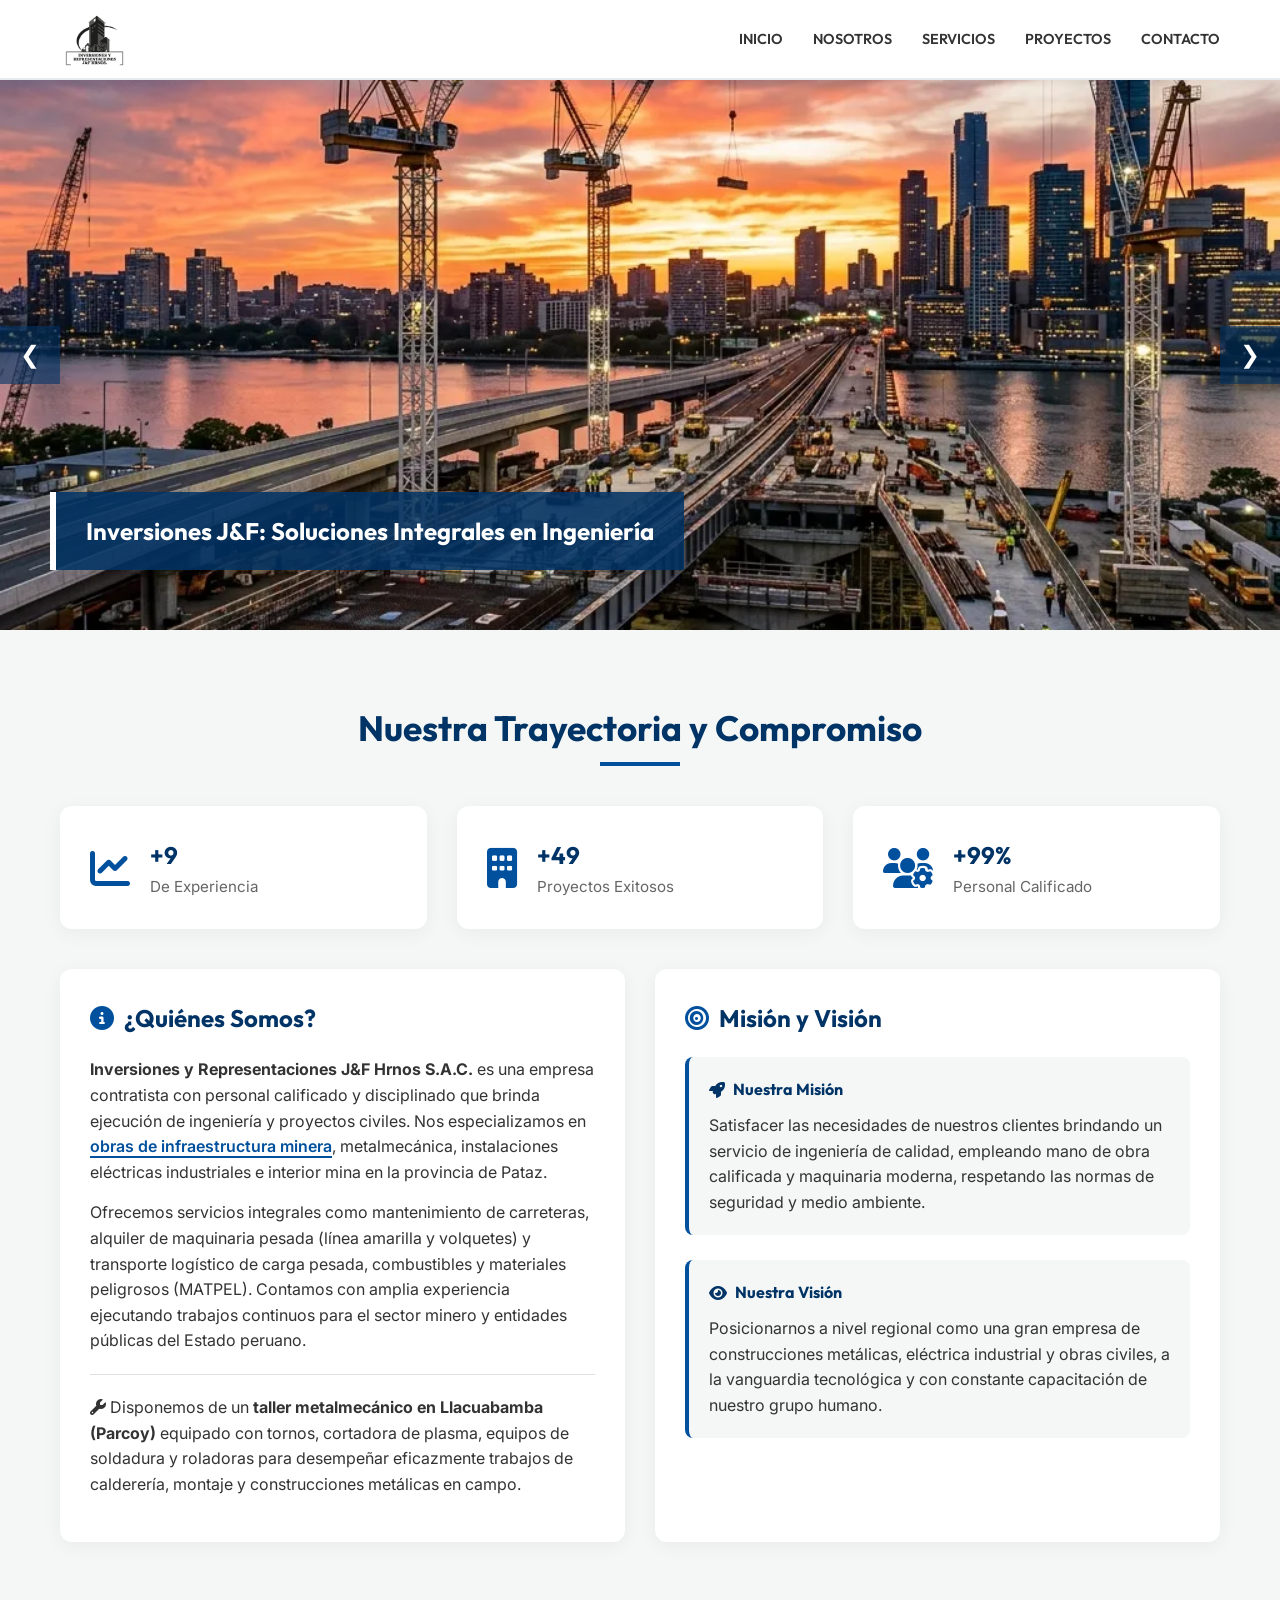
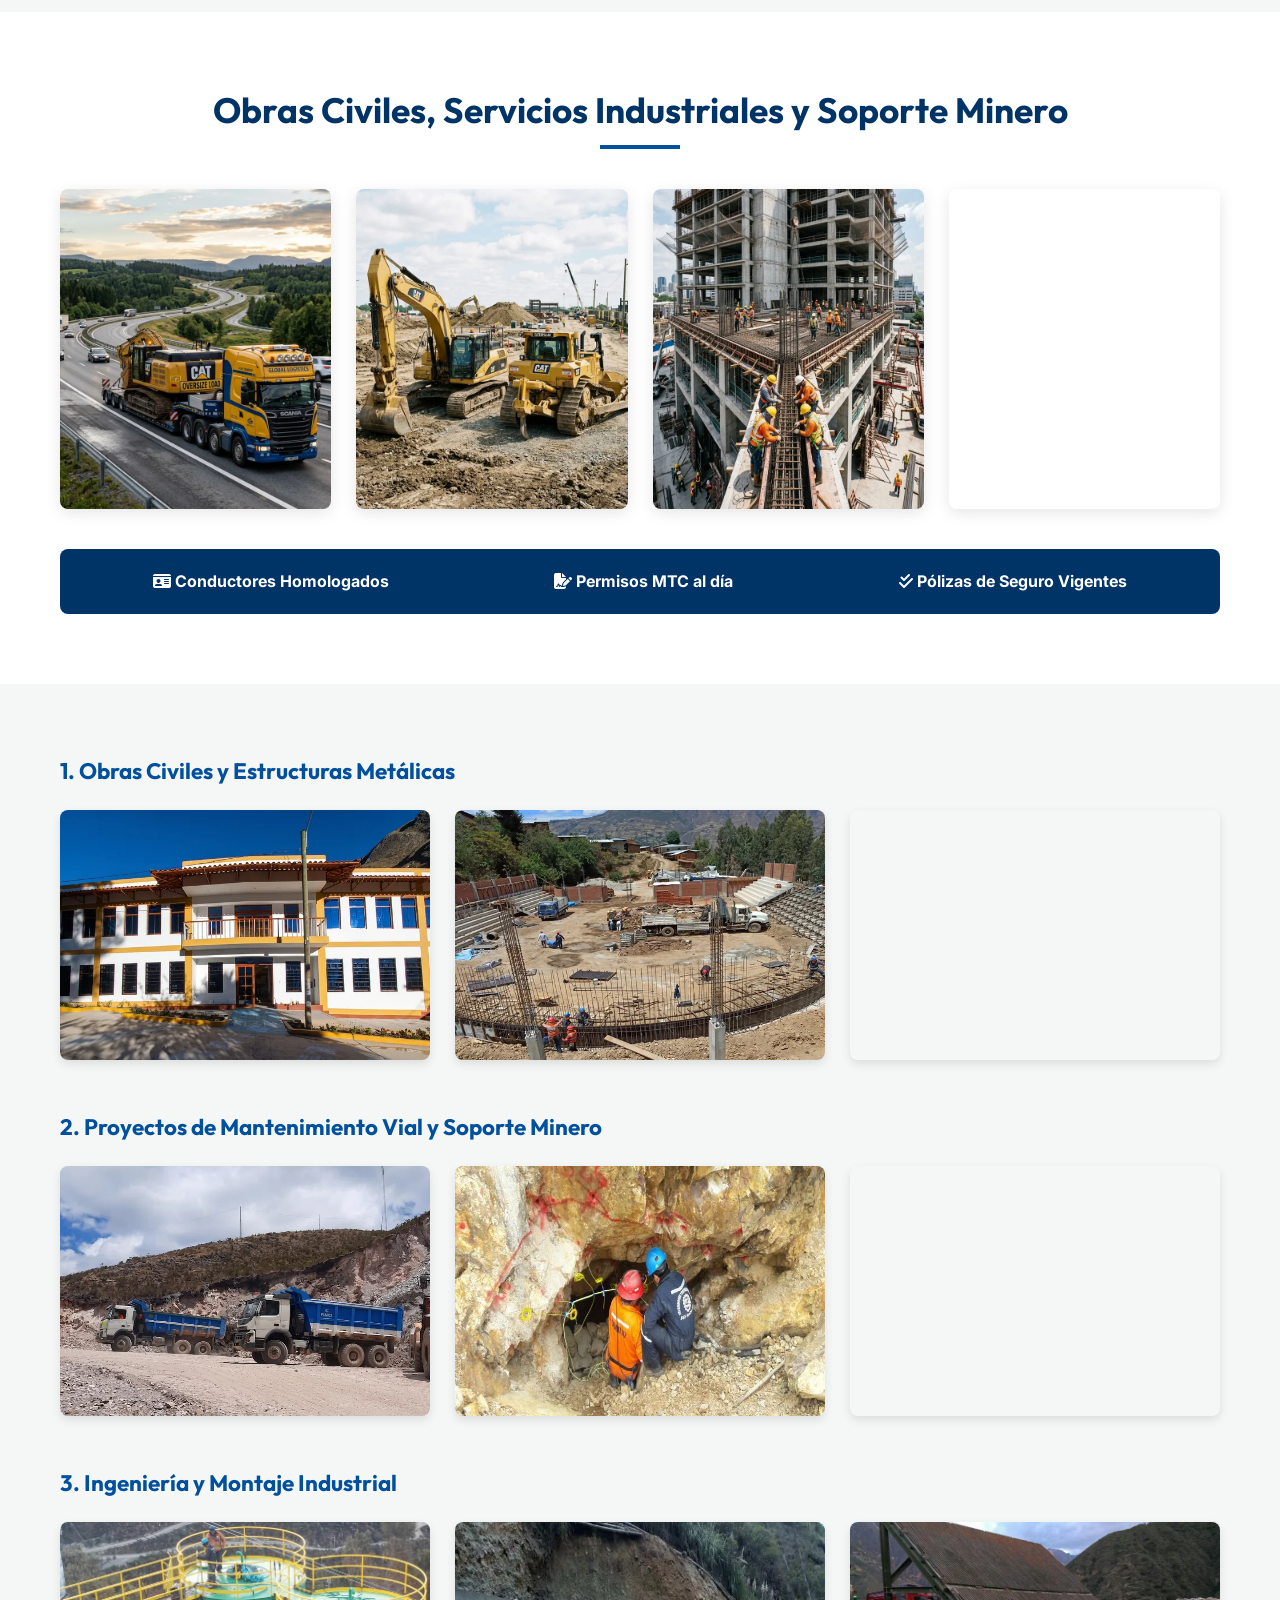
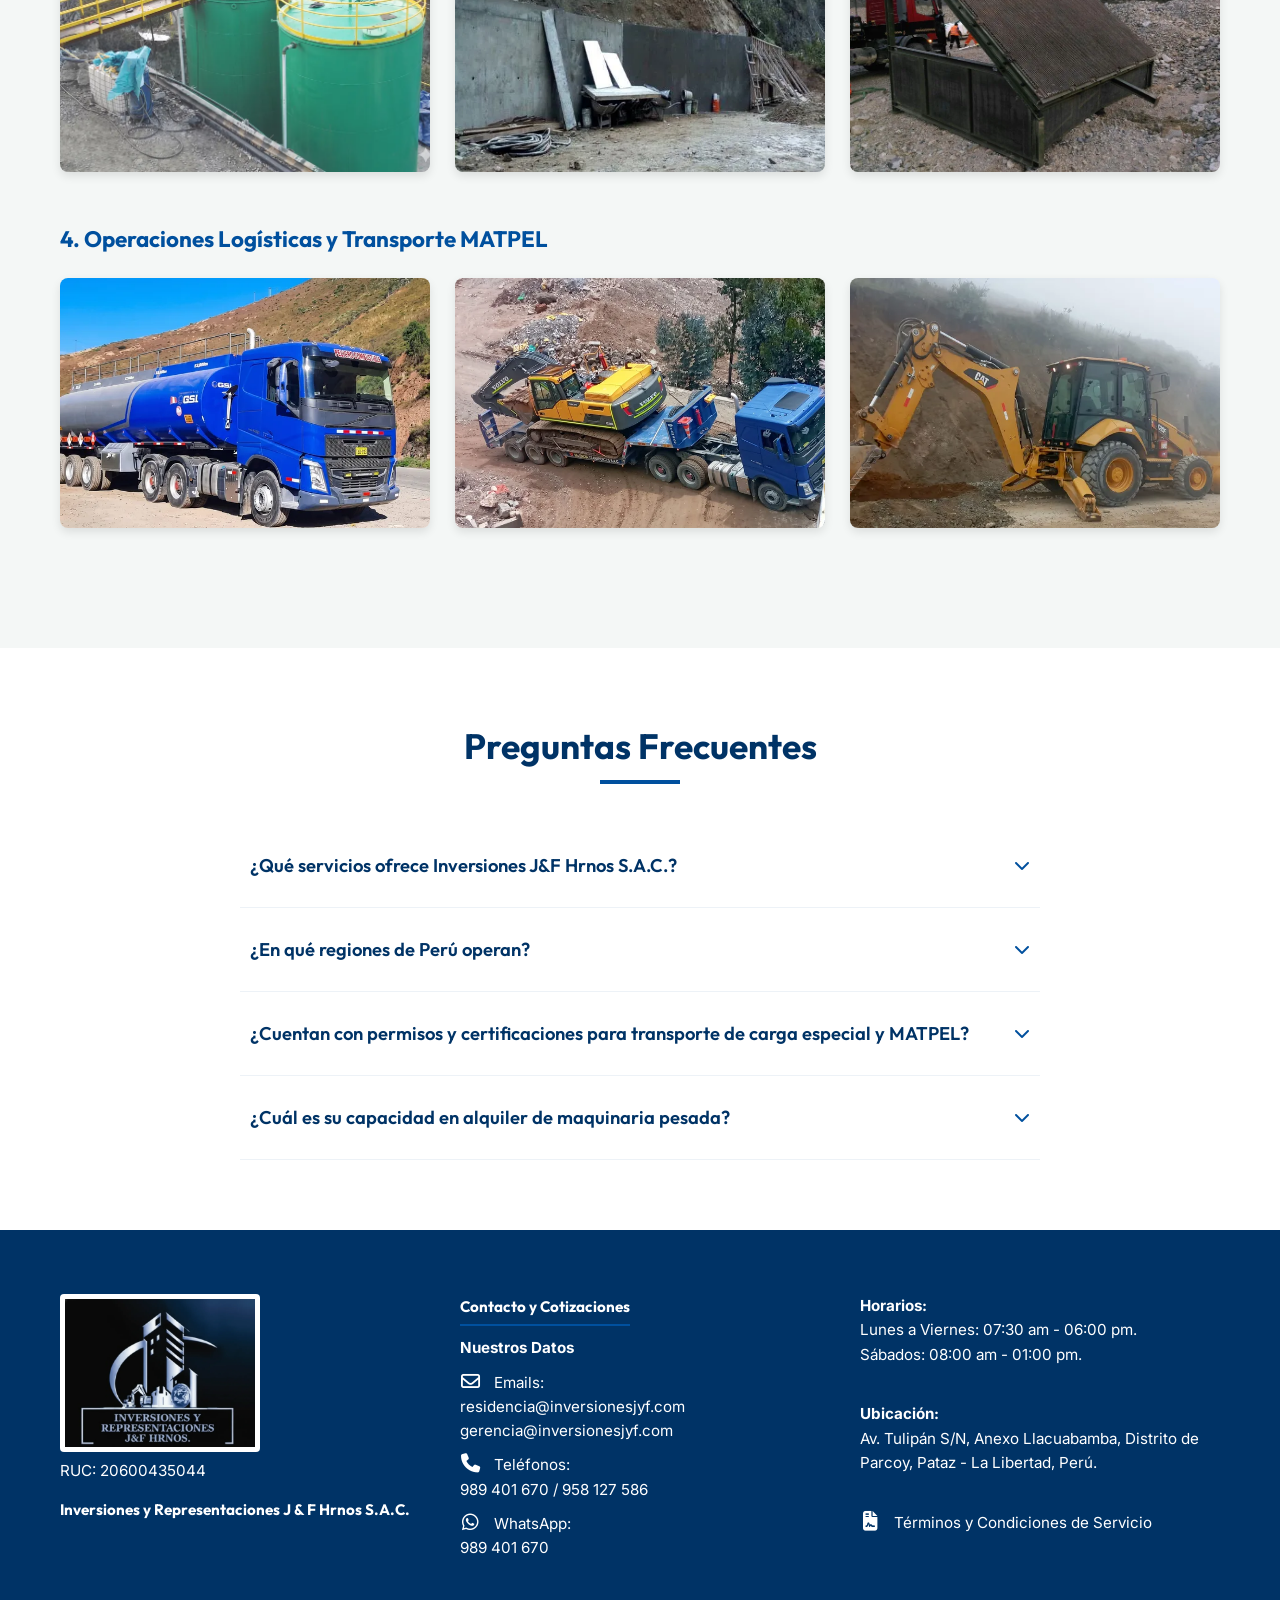
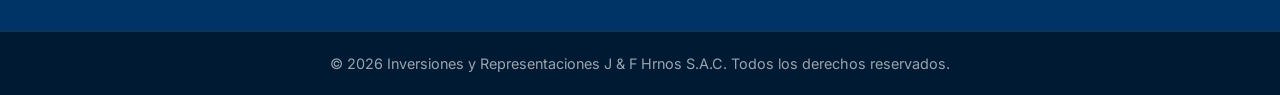
<file: index.html>
<!DOCTYPE html>
<html lang="es">

<head>
    <meta charset="UTF-8">
    <meta name="viewport" content="width=device-width, initial-scale=1.0">
    <title>Inversiones J&F Hrnos | Ingeniería, Obras, Mantenimiento y Transporte MATPEL</title>
    <meta name="description"
        content="Inversiones J&F Hrnos S.A.C. es una empresa líder que brinda soluciones integrales en ingeniería, obras civiles, mantenimiento vial y transporte logístico MATPEL a nivel nacional.">
    <link rel="canonical" href="https://inversionesjyf.com/">

    <!-- Open Graph / Facebook -->
    <meta property="og:type" content="website">
    <meta property="og:url" content="https://inversionesjyf.com/">
    <meta property="og:title" content="Inversiones J&F Hrnos | Ingeniería, Obras, Mantenimiento y Transporte MATPEL">
    <meta property="og:description"
        content="Inversiones J&F Hrnos S.A.C. es una empresa líder que brinda soluciones integrales en ingeniería, obras civiles, mantenimiento vial y transporte logístico MATPEL a nivel nacional.">
    <meta property="og:image" content="https://inversionesjyf.com/img/logo/logo_invertido.webp">

    <!-- Twitter -->
    <meta property="twitter:card" content="summary_large_image">
    <meta property="twitter:url" content="https://inversionesjyf.com/">
    <meta property="twitter:title"
        content="Inversiones J&F Hrnos | Ingeniería, Obras, Mantenimiento y Transporte MATPEL">
    <meta property="twitter:description"
        content="Inversiones J&F Hrnos S.A.C. es una empresa líder que brinda soluciones integrales en ingeniería, obras civiles, mantenimiento vial y transporte logístico MATPEL a nivel nacional.">
    <meta property="twitter:image" content="https://inversionesjyf.com/img/logo/logo.webp">

    <link rel="icon" type="image/webp" href="img/logo/logo.webp">
    <link rel="apple-touch-icon" href="img/logo/logo.webp">

    <!-- Estilos -->
    <link rel="stylesheet" href="styles.css">
    <link rel="preconnect" href="https://fonts.googleapis.com">
    <link rel="preconnect" href="https://fonts.gstatic.com" crossorigin>

    <!-- Carga Asíncrona de Fuentes y Iconos (Evita Render Blocking) -->
    <link rel="stylesheet" href="https://cdnjs.cloudflare.com/ajax/libs/font-awesome/6.4.0/css/all.min.css"
        media="print" onload="this.media='all'">
    <noscript>
        <link rel="stylesheet" href="https://cdnjs.cloudflare.com/ajax/libs/font-awesome/6.4.0/css/all.min.css">
    </noscript>

    <link
        href="https://fonts.googleapis.com/css2?family=Inter:wght@300;400;600&family=Outfit:wght@400;600;700&display=swap"
        rel="stylesheet" media="print" onload="this.media='all'">
    <noscript>
        <link
            href="https://fonts.googleapis.com/css2?family=Inter:wght@300;400;600&family=Outfit:wght@400;600;700&display=swap"
            rel="stylesheet">
    </noscript>

    <!-- Datos Estructurados JSON-LD -->
    <script type="application/ld+json">
    {
      "@context": "https://schema.org",
      "@type": "LocalBusiness",
      "name": "Inversiones y Representaciones J & F Hrnos S.A.C.",
      "alternateName": "Inversiones J&F Hrnos",
      "image": "https://inversionesjyf.com/img/logo/logo.webp",
      "@id": "https://inversionesjyf.com/#organization",
      "url": "https://inversionesjyf.com/",
      "telephone": "+51989401670",
      "address": {
        "@type": "PostalAddress",
        "streetAddress": "Av. Tulipán S/N, Anexo Llacuabamba, Distrito de Parcoy",
        "addressLocality": "Pataz",
        "addressRegion": "La Libertad",
        "postalCode": "13400",
        "addressCountry": "PE"
      },
      "geo": {
        "@type": "GeoCoordinates",
        "latitude": "-8.016667",
        "longitude": "-77.433333"
      },
      "openingHoursSpecification": [
        {
          "@type": "OpeningHoursSpecification",
          "dayOfWeek": [
            "Monday",
            "Tuesday",
            "Wednesday",
            "Thursday",
            "Friday"
          ],
          "opens": "07:30",
          "closes": "18:00"
        },
        {
          "@type": "OpeningHoursSpecification",
          "dayOfWeek": "Saturday",
          "opens": "08:00",
          "closes": "13:00"
        }
      ]
    }
    </script>

    <script type="application/ld+json">
    {
      "@context": "https://schema.org",
      "@type": "FAQPage",
      "mainEntity": [
        {
          "@type": "Question",
          "name": "¿Qué servicios ofrece Inversiones J&F Hrnos S.A.C.?",
          "acceptedAnswer": {
            "@type": "Answer",
            "text": "Ofrecemos soluciones integrales en ingeniería civil, construcción de obras públicas y privadas, estructuras metálicas, mantenimiento vial, alquiler de maquinaria pesada y transporte logístico de materiales peligrosos (MATPEL) a nivel nacional."
          }
        },
        {
          "@type": "Question",
          "name": "¿En qué regiones de Perú operan?",
          "acceptedAnswer": {
            "@type": "Answer",
            "text": "Tenemos nuestra base operativa y taller principal en Llacuabamba (La Libertad), pero brindamos servicios logísticos y ejecutamos obras de ingeniería en todo el territorio nacional, con especial presencia en las zonas mineras del norte y centro del país."
          }
        },
        {
          "@type": "Question",
          "name": "¿Cuentan con permisos y certificaciones para transporte de carga especial y MATPEL?",
          "acceptedAnswer": {
            "@type": "Answer",
            "text": "Sí, contamos con todos los permisos vigentes otorgados por el Ministerio de Transportes y Comunicaciones (MTC) para el transporte terrestre de materiales peligrosos, pólizas de seguro de responsabilidad civil vigentes y conductores homologados con categoría especial A-IV."
          }
        },
        {
          "@type": "Question",
          "name": "¿Cuál es su capacidad en alquiler de maquinaria pesada?",
          "acceptedAnswer": {
            "@type": "Answer",
            "text": "Disponemos de una flota moderna y propia que incluye excavadoras hidráulicas Volvo y Caterpillar, rodillos compactadores, rodillos de asfalto, cargadores frontales, volquetes Volvo FMX, motoniveladoras y mezcladoras autocargables (Carmix), garantizando alta disponibilidad mecánica."
          }
        }
      ]
    }
    </script>
</head>

<body>
    <a href="#inicio" class="skip-link">Saltar al contenido principal</a>

    <header class="header">
        <div class="container header-flex">
            <div class="logo-container">
                <a href="#inicio"><img src="img/logo/logo_invertido.webp" alt="Logo Inversiones J&F" class="logo-img" width="71" height="55"></a>
            </div>

            <button type="button" class="menu-toggle" id="mobile-menu" aria-label="Abrir menú de navegación"
                aria-expanded="false" aria-controls="primary-nav">
                <i class="fa-solid fa-bars" aria-hidden="true"></i>
            </button>

            <nav class="navbar" id="primary-nav" aria-label="Navegación principal">
                <ul>
                    <li><a href="#inicio">Inicio</a></li>
                    <li><a href="#nosotros">Nosotros</a></li>
                    <li><a href="#servicios">Servicios</a></li>
                    <li><a href="#experiencia">Proyectos</a></li>
                    <li><a href="#contacto">Contacto</a></li>
                </ul>
            </nav>
        </div>
    </header>

    <main>
        <section id="inicio" class="hero-slider" aria-roledescription="carousel"
            aria-label="Proyectos y servicios destacados">
            <div class="slides">
                <div class="slide active" aria-roledescription="slide" aria-label="1 de 3" aria-hidden="false">
                    <img src="img/Inicio/hero-1.webp" alt="Ingeniería 1" width="1920" height="800" fetchpriority="high"
                        loading="eager">
                    <div class="slide-caption">
                        <h1>Inversiones J&F: Soluciones Integrales en Ingeniería</h1>
                    </div>
                </div>
                <div class="slide" aria-roledescription="slide" aria-label="2 de 3" aria-hidden="true">
                    <img src="img/Inicio/hero-2.webp" alt="Construcción" width="1920" height="800" loading="lazy"
                        decoding="async">
                    <div class="slide-caption">
                        <h2>Construcción de Obras y Mantenimiento Vial</h2>
                    </div>
                </div>
                <div class="slide" aria-roledescription="slide" aria-label="3 de 3" aria-hidden="true">
                    <img src="img/Inicio/hero-3.webp" alt="Transporte" width="1920" height="800" loading="lazy"
                        decoding="async">
                    <div class="slide-caption">
                        <h2>Logística y Transporte MATPEL a Nivel Nacional</h2>
                    </div>
                </div>
            </div>
            <button type="button" class="prev" id="slider-prev" aria-label="Ver diapositiva anterior">&#10094;</button>
            <button type="button" class="next" id="slider-next" aria-label="Ver diapositiva siguiente">&#10095;</button>
        </section>

        <section id="nosotros" class="section bg-light">
            <div class="container">
                <h2 class="section-title">Nuestra Trayectoria y Compromiso</h2>
                <div class="stats-row">
                    <div class="stat-item box-shadow">
                        <i class="fa-solid fa-chart-line"></i>
                        <div>
                            <p class="stat-number reveal count-up" data-target="10">+0 Años</p>
                            <p>De Experiencia</p>
                        </div>
                    </div>
                    <div class="stat-item box-shadow">
                        <i class="fa-solid fa-building"></i>
                        <div>
                            <p class="stat-number reveal count-up" data-target="50">+0 Obras</p>
                            <p>Proyectos Exitosos</p>
                        </div>
                    </div>
                    <div class="stat-item box-shadow">
                        <i class="fa-solid fa-users-gear"></i>
                        <div>
                            <p class="stat-number reveal count-up" data-target="100" data-suffix="%">+0%</p>
                            <p>Personal Calificado</p>
                        </div>
                    </div>
                </div>

                <div class="about-grid">
                    <div class="who-we-are box-shadow reveal-left">
                        <h3><i class="fa-solid fa-circle-info"></i> ¿Quiénes Somos?</h3>
                        <p><strong>Inversiones y Representaciones J&F Hrnos S.A.C.</strong> es una empresa contratista
                            con personal calificado y disciplinado que brinda ejecución de ingeniería y proyectos
                            civiles. Nos especializamos en <a href="#servicios" class="text-link">obras de
                                infraestructura minera</a>, metalmecánica, instalaciones eléctricas industriales e
                            interior mina en la provincia de Pataz.</p>
                        <p>Ofrecemos servicios integrales como mantenimiento de carreteras, alquiler de maquinaria
                            pesada (línea amarilla y volquetes) y transporte logístico de carga pesada, combustibles y
                            materiales peligrosos (MATPEL). Contamos con amplia experiencia ejecutando trabajos
                            continuos para el sector minero y entidades públicas del Estado peruano.</p>
                        <hr>
                        <p><i class="fa-solid fa-wrench"></i> Disponemos de un <strong>taller metalmecánico en
                                Llacuabamba (Parcoy)</strong> equipado con tornos, cortadora de plasma, equipos de
                            soldadura y roladoras para desempeñar eficazmente trabajos de calderería, montaje y
                            construcciones metálicas en campo.</p>
                    </div>
                    <div class="values-box box-shadow reveal-right">
                        <h3><i class="fa-solid fa-bullseye"></i> Misión y Visión</h3>
                        <div class="mission-vision-item">
                            <p class="mv-title"><i class="fa-solid fa-rocket"></i> Nuestra Misión</p>
                            <p>Satisfacer las necesidades de nuestros clientes brindando un servicio de ingeniería de
                                calidad, empleando mano de obra calificada y maquinaria moderna, respetando las normas
                                de seguridad y medio ambiente.</p>
                        </div>
                        <div class="mission-vision-item">
                            <p class="mv-title"><i class="fa-solid fa-eye"></i> Nuestra Visión</p>
                            <p>Posicionarnos a nivel regional como una gran empresa de construcciones metálicas,
                                eléctrica industrial y obras civiles, a la vanguardia tecnológica y con constante
                                capacitación de nuestro grupo humano.</p>
                        </div>
                    </div>
                </div>
            </div>
        </section>

        <section id="servicios" class="section">
            <div class="container">
                <h2 class="section-title">Obras Civiles, Servicios Industriales y Soporte Minero</h2>
                <div class="services-grid">

                    <article class="service-img-card reveal delay-1">
                        <img src="img/Servicios/transporte.webp"
                            alt="Transporte de carga pesada, combustible y MATPEL en Pataz" width="600" height="400"
                            loading="lazy" decoding="async">
                        <div class="service-img-content">
                            <i class="fa-solid fa-truck-moving"></i>
                            <h3>Transporte MATPEL</h3>
                            <p>Soluciones logísticas para el transporte de carga pesada, combustibles y materiales
                                peligrosos (MATPEL) en la ruta Trujillo-Pataz y a nivel nacional.</p>
                        </div>
                    </article>

                    <article class="service-img-card reveal delay-2">
                        <img src="img/Servicios/maquinaria.webp"
                            alt="Alquiler de maquinaria pesada en Pataz y La Libertad" width="600" height="400"
                            loading="lazy" decoding="async">
                        <div class="service-img-content">
                            <i class="fa-solid fa-gears"></i>
                            <h3>Alquiler de Maquinaria</h3>
                            <p>Alquiler de maquinaria pesada en Pataz y La Libertad con flota propia: Excavadoras
                                (Volvo/Cat), Volquetes Volvo FMX, Carmix y Motoniveladoras.</p>
                        </div>
                    </article>

                    <article class="service-img-card reveal delay-3">
                        <img src="img/Servicios/construccion.webp"
                            alt="Obras civiles, campamentos mineros y montaje industrial" width="600" height="400"
                            loading="lazy" decoding="async">
                        <div class="service-img-content">
                            <i class="fa-solid fa-trowel-bricks"></i>
                            <h3>Obras Civiles y Montajes</h3>
                            <p>Ejecución integral de obras civiles, campamentos mineros, muros de contención y montajes
                                mecánicos de tanques y naves estructurales.</p>
                        </div>
                    </article>

                    <article class="service-img-card reveal delay-4">
                        <img src="img/Servicios/mantenimiento.webp"
                            alt="Mantenimiento vial y remediación ambiental minera" width="600" height="400"
                            loading="lazy" decoding="async">
                        <div class="service-img-content">
                            <i class="fa-solid fa-screwdriver-wrench"></i>
                            <h3>Mantenimiento Vial y Soporte</h3>
                            <p>Soporte preventivo y operativo, mantenimiento de carreteras, perfilado de rasante y
                                remediación ambiental con base en Llacuabamba.</p>
                        </div>
                    </article>

                </div>

                <div class="certifications reveal">
                    <span><i class="fa-solid fa-id-card"></i> Conductores Homologados</span>
                    <span><i class="fa-solid fa-file-signature"></i> Permisos MTC al día</span>
                    <span><i class="fa-solid fa-check-double"></i> Pólizas de Seguro Vigentes</span>
                </div>
            </div>
        </section>

        <section id="experiencia" class="section bg-light">
            <div class="container">
                <div class="exp-category reveal">
                    <h3 class="category-title">1. Obras Civiles y Estructuras Metálicas</h3>
                    <div id="grid-obras" class="project-grid">
                        <!-- Proyecto 1 -->
                        <div class="project-card reveal">
                            <img src="img/Proyectos/obras_civiles/pala_muni.webp" alt="Palacio Municipal de Huaylillas"
                                width="600" height="400" loading="lazy" decoding="async">
                            <div class="overlay">
                                <div class="overlay-text">
                                    <p class="project-title-card">Palacio Municipal de Huaylillas</p>
                                    <p>Construcción integral de la nueva sede institucional del Palacio Municipal del
                                        distrito de Huaylillas.</p>
                                    <a href="proyecto/palacio-municipal" class="saber-mas-btn">Ver Palacio Municipal
                                        &gt;</a>
                                </div>
                            </div>
                        </div>
                        <!-- Proyecto 2 -->
                        <div class="project-card reveal">
                            <img src="img/Proyectos/obras_civiles/comp_up.webp" alt="Polideportivo Uchucuayo"
                                width="600" height="400" loading="lazy" decoding="async">
                            <div class="overlay">
                                <div class="overlay-text">
                                    <p class="project-title-card">Polideportivo Uchucuayo</p>
                                    <p>Construcción civil completa del complejo deportivo y recreacional en el Centro
                                        Poblado de Uchucuayo.</p>
                                    <a href="proyecto/polideportivo-uchucuayo" class="saber-mas-btn">Ver Polideportivo
                                        &gt;</a>
                                </div>
                            </div>
                        </div>
                        <!-- Proyecto 3 -->
                        <div class="project-card reveal">
                            <img src="img/Proyectos/obras_civiles/mon_est_cob.webp" alt="Nave Molienda" width="600"
                                height="400" loading="lazy" decoding="async">
                            <div class="overlay">
                                <div class="overlay-text">
                                    <p class="project-title-card">Nave Molienda</p>
                                    <p>Ejecución integral del montaje de estructuras metálicas de alta resistencia y
                                        cobertura completa.</p>
                                    <a href="proyecto/nave-molienda" class="saber-mas-btn">Ver Nave Molienda &gt;</a>
                                </div>
                            </div>
                        </div>
                    </div>
                </div>

                <div class="exp-category reveal">
                    <h3 class="category-title">2. Proyectos de Mantenimiento Vial y Soporte Minero</h3>
                    <div id="grid-mantenimiento" class="project-grid">
                        <!-- Proyecto 4 -->
                        <div class="project-card reveal">
                            <img src="img/Proyectos/mantenimiento_vial/taya_par.webp"
                                alt="Mantenimiento Vial Tayabamba - Parcoy" width="600" height="400" loading="lazy"
                                decoding="async">
                            <div class="overlay">
                                <div class="overlay-text">
                                    <p class="project-title-card">Mantenimiento Vial Tayabamba - Parcoy</p>
                                    <p>Trabajos continuos de mantenimiento rutinario y periódico de la vía departamental
                                        que conecta Tayabamba y Parcoy.</p>
                                    <a href="proyecto/mantenimiento-vial" class="saber-mas-btn">Ver Mantenimiento Vial
                                        &gt;</a>
                                </div>
                            </div>
                        </div>
                        <!-- Proyecto 5 -->
                        <div class="project-card reveal">
                            <img src="img/Proyectos/mantenimiento_vial/cierre_boca.webp"
                                alt="Cierre Definitivo de 300 Bocaminas" width="600" height="400" loading="lazy"
                                decoding="async">
                            <div class="overlay">
                                <div class="overlay-text">
                                    <p class="project-title-card">Cierre Definitivo de 300 Bocaminas</p>
                                    <p>Proyecto crítico de remediación ambiental y seguridad en minería formal mediante
                                        voladura y taponeo.</p>
                                    <a href="proyecto/cierre-bocaminas" class="saber-mas-btn">Ver Cierre Bocaminas
                                        &gt;</a>
                                </div>
                            </div>
                        </div>
                        <!-- Proyecto 6 -->
                        <div class="project-card reveal">
                            <img src="img/Proyectos/mantenimiento_vial/desate.webp"
                                alt="Desate de Rocas en Zonas Agrestes" width="600" height="400" loading="lazy"
                                decoding="async">
                            <div class="overlay">
                                <div class="overlay-text">
                                    <p class="project-title-card">Desate de Rocas en Zonas Agrestes</p>
                                    <p>Ejecución de trabajos de mitigación de riesgos geológicos en taludes y zonas de
                                        acceso de la unidad minera.</p>
                                    <a href="proyecto/desate-rocas" class="saber-mas-btn">Ver Desate de Rocas &gt;</a>
                                </div>
                            </div>
                        </div>
                    </div>
                </div>

                <div class="exp-category reveal">
                    <h3 class="category-title">3. Ingeniería y Montaje Industrial</h3>
                    <div id="grid-ingenieria" class="project-grid">
                        <!-- Proyecto 7 -->
                        <div class="project-card reveal">
                            <img src="img/Proyectos/montajes_industriales/tanques.webp"
                                alt="Montaje de Tanques de 20,000 Gln" width="600" height="400" loading="lazy"
                                decoding="async">
                            <div class="overlay">
                                <div class="overlay-text">
                                    <p class="project-title-card">Montaje de Tanques de 20,000 Gln</p>
                                    <p>Fabricación in situ and montaje mecánico de dos tanques de almacenamiento de agua
                                        potable e industrial.</p>
                                    <a href="proyecto/tanques-agua" class="saber-mas-btn">Ver Montaje de Tanques
                                        &gt;</a>
                                </div>
                            </div>
                        </div>
                        <!-- Proyecto 8 -->
                        <div class="project-card reveal">
                            <img src="img/Proyectos/montajes_industriales/muros_concreto.webp"
                                alt="Muros de Concreto Nivel 2520 Chilcas" width="600" height="400" loading="lazy"
                                decoding="async">
                            <div class="overlay">
                                <div class="overlay-text">
                                    <p class="project-title-card">Muros de Concreto Nivel 2520 Chilcas</p>
                                    <p>Construcción de muros de contención de gran escala en concreto armado en nivel
                                        operativo minero.</p>
                                    <a href="proyecto/muros-concreto" class="saber-mas-btn">Ver Muros de Concreto
                                        &gt;</a>
                                </div>
                            </div>
                        </div>
                        <!-- Proyecto 9 -->
                        <div class="project-card reveal">
                            <img src="img/Proyectos/montajes_industriales/zaranga_des.webp"
                                alt="Zaranda Desmontable Industrial" width="600" height="400" loading="lazy"
                                decoding="async">
                            <div class="overlay">
                                <div class="overlay-text">
                                    <p class="project-title-card">Zaranda Desmontable Industrial</p>
                                    <p>Diseño de ingeniería, fabricación y montaje de una zaranda vibratoria desmontable
                                        en acero antiabrasivo.</p>
                                    <a href="proyecto/zaranda-desmontable" class="saber-mas-btn">Ver Zaranda Industrial
                                        &gt;</a>
                                </div>
                            </div>
                        </div>
                    </div>
                </div>

                <div class="exp-category reveal">
                    <h3 class="category-title">4. Operaciones Logísticas y Transporte MATPEL</h3>
                    <div id="grid-logistica" class="project-grid">
                        <!-- Proyecto 10 -->
                        <div class="project-card reveal">
                            <img src="img/Proyectos/operaciones_logisticas/cisterna.webp"
                                alt="Transporte de Materiales Peligrosos" width="600" height="400" loading="lazy"
                                decoding="async">
                            <div class="overlay">
                                <div class="overlay-text">
                                    <p class="project-title-card">Transporte de Materiales Peligrosos</p>
                                    <p>Provisión ininterrumpida de servicio de transporte MATPEL a operaciones mineras
                                        mediante cisternas.</p>
                                    <a href="proyecto/transporte-combustible" class="saber-mas-btn">Ver Transporte
                                        MATPEL &gt;</a>
                                </div>
                            </div>
                        </div>
                        <!-- Proyecto 11 -->
                        <div class="project-card reveal">
                            <img src="img/Proyectos/operaciones_logisticas/cama_baja.webp" alt="Logística en Cama Baja"
                                width="600" height="400" loading="lazy" decoding="async">
                            <div class="overlay">
                                <div class="overlay-text">
                                    <p class="project-title-card">Logística en Cama Baja</p>
                                    <p>Servicio logístico especializado para la movilización de maquinaria amarilla y
                                        equipos sobredimensionados.</p>
                                    <a href="proyecto/transporte-especializado" class="saber-mas-btn">Ver Cama Baja
                                        &gt;</a>
                                </div>
                            </div>
                        </div>
                        <!-- Proyecto 12 -->
                        <div class="project-card reveal">
                            <img src="img/Proyectos/operaciones_logisticas/acarreo_mine.webp"
                                alt="Logística de Acarreo de Mineral" width="600" height="400" loading="lazy"
                                decoding="async">
                            <div class="overlay">
                                <div class="overlay-text">
                                    <p class="project-title-card">Logística de Acarreo de Mineral</p>
                                    <p>Gestión de flotas y ejecución de movimiento masivo de tierras y acarreo de
                                        mineral en operaciones mineras.</p>
                                    <a href="proyecto/logistica-acarreo" class="saber-mas-btn">Ver Acarreo de Mineral
                                        &gt;</a>
                                </div>
                            </div>
                        </div>
                    </div>
                </div>
            </div>
        </section>

        <!-- SECCIÓN DE PREGUNTAS FRECUENTES (FAQ) -->
        <section id="faq" class="section faq-section bg-light">
            <div class="container">
                <h2 class="section-title">Preguntas Frecuentes</h2>
                <div class="faq-container">
                    <div class="faq-item">
                        <button type="button" class="faq-question" aria-expanded="false" aria-controls="faq-ans-1">¿Qué
                            servicios ofrece Inversiones J&F Hrnos S.A.C.? <i class="fa-solid fa-chevron-down"
                                aria-hidden="true"></i></button>
                        <div class="faq-answer" id="faq-ans-1">
                            <p>Ofrecemos soluciones integrales en ingeniería civil, construcción de obras públicas y
                                privadas, estructuras metálicas, mantenimiento vial, alquiler de maquinaria pesada y
                                transporte logístico de materiales peligrosos (MATPEL) a nivel nacional.</p>
                        </div>
                    </div>
                    <div class="faq-item">
                        <button type="button" class="faq-question" aria-expanded="false" aria-controls="faq-ans-2">¿En
                            qué regiones de Perú operan? <i class="fa-solid fa-chevron-down"
                                aria-hidden="true"></i></button>
                        <div class="faq-answer" id="faq-ans-2">
                            <p>Tenemos nuestra base operativa y taller principal en Llacuabamba (La Libertad), pero
                                brindamos servicios logísticos y ejecutamos obras de ingeniería en todo el territorio
                                nacional, con especial presencia en las zonas mineras del norte y centro del país.</p>
                        </div>
                    </div>
                    <div class="faq-item">
                        <button type="button" class="faq-question" aria-expanded="false"
                            aria-controls="faq-ans-3">¿Cuentan con permisos y certificaciones para transporte de carga
                            especial y MATPEL? <i class="fa-solid fa-chevron-down" aria-hidden="true"></i></button>
                        <div class="faq-answer" id="faq-ans-3">
                            <p>Sí, contamos con todos los permisos vigentes otorgados por el Ministerio de Transportes y
                                Comunicaciones (MTC) para el transporte terrestre de materiales peligrosos, pólizas de
                                seguro de responsabilidad civil vigentes y conductores homologados con categoría
                                especial A-IV.</p>
                        </div>
                    </div>
                    <div class="faq-item">
                        <button type="button" class="faq-question" aria-expanded="false" aria-controls="faq-ans-4">¿Cuál
                            es su capacidad en alquiler de maquinaria pesada? <i class="fa-solid fa-chevron-down"
                                aria-hidden="true"></i></button>
                        <div class="faq-answer" id="faq-ans-4">
                            <p>Disponemos de una flota moderna y propia que incluye excavadoras hidráulicas Volvo y
                                Caterpillar, rodillos compactadores, rodillos de asfalto, cargadores frontales,
                                volquetes Volvo FMX, motoniveladoras y mezcladoras autocargables (Carmix), garantizando
                                alta disponibilidad mecánica.</p>
                        </div>
                    </div>
                </div>
            </div>
        </section>
    </main>

    <hr class="footer-separator">

    <footer id="contacto" class="footer">
        <div class="container footer-grid">

            <div class="footer-brand">
                <img src="img/logo/logo.webp" alt="Logo Footer" class="logo-img-footer" width="200" height="67">
                <p class="footer-ruc">RUC: 20600435044</p>
                <p class="footer-company-name">Inversiones y Representaciones J & F Hrnos S.A.C.</p>
            </div>

            <div class="footer-contact">
                <p class="footer-heading">Contacto y Cotizaciones</p>
                <p><strong>Nuestros Datos</strong></p>
                <p><i class="fa-regular fa-envelope"></i> Emails: <br>
                    <span class="obfuscated-email" data-user="residencia" data-domain="inversionesjyf.com"></span> <br>
                    <span class="obfuscated-email" data-user="gerencia" data-domain="inversionesjyf.com"></span>
                </p>
                <p><i class="fa-solid fa-phone"></i> Teléfonos: <br>
                    <a href="tel:+51989401670">989 401 670</a> / <a href="tel:+51958127586">958 127 586</a>
                </p>
                <p><i class="fa-brands fa-whatsapp"></i> WhatsApp: <br> <a href="https://wa.me/51989401670"
                        target="_blank" rel="noopener">989 401 670</a></p>
                <!-- Redes sociales desactivadas temporalmente a petición del usuario
                <div class="footer-social">
                    <p style="margin-top: 20px;"><strong>Síguenos en Redes</strong></p>
                    <div class="social-icons">
                        <a href="#" target="_blank" aria-label="Facebook"><i class="fa-brands fa-facebook-f"></i></a>
                        <a href="#" target="_blank" aria-label="LinkedIn"><i class="fa-brands fa-linkedin-in"></i></a>
                        <a href="#" target="_blank" aria-label="Instagram"><i class="fa-brands fa-instagram"></i></a>
                    </div>
                </div>
                -->
            </div>

            <div class="footer-info">
                <p><strong>Horarios:</strong><br> Lunes a Viernes: 07:30 am - 06:00 pm. <br>Sábados: 08:00 am - 01:00
                    pm.</p>
                <br>
                <p><strong>Ubicación:</strong><br> Av. Tulipán S/N, Anexo Llacuabamba, Distrito de Parcoy, Pataz - La
                    Libertad, Perú.</p>
                <br>
                <p><i class="fa-solid fa-file-contract"></i> <a href="documentos/terminos-y-condiciones.pdf"
                        target="_blank" rel="noopener">Términos y Condiciones de Servicio</a></p>
            </div>

        </div>
    </footer>

    <div style="background: #001a33; padding: 20px 0; border-top: 1px solid rgba(255,255,255,0.1);">
        <div class="container">
            <p style="text-align: center; margin:0; color: rgba(255,255,255,0.6); font-size: 0.9rem;">&copy; 2026
                Inversiones y Representaciones J & F Hrnos S.A.C. Todos los derechos reservados.</p>
        </div>
    </div>

    <script src="script.js" defer></script>
</body>

</html>
</file>
<file: styles.css>
/* =========================================
   VARIABLES Y ESTILOS GLOBALES
   ========================================= */
:root {
    --blue-dark: #003366;
    --blue-accent: #00509e;
    --white: #ffffff;
    --bg-light: #f4f7f6;
    --text-dark: #333333;
    --transition: all 0.4s ease;
    --header-height: 80px;
    --anim-timing: cubic-bezier(0.4, 0, 0.2, 1);
}

* {
    margin: 0;
    padding: 0;
    box-sizing: border-box;
    scroll-behavior: smooth;
}

:focus-visible {
    outline: 2px solid var(--blue-accent);
    outline-offset: 3px;
}

.skip-link {
    position: absolute;
    top: -100px;
    left: 20px;
    background: var(--blue-dark);
    color: var(--white);
    padding: 10px 18px;
    z-index: 9999;
    border-radius: 4px;
    font-weight: 600;
    transition: top 0.2s ease;
    text-decoration: none;
}

.skip-link:focus {
    top: 20px;
}

body {
    font-family: 'Inter', 'Segoe UI', Tahoma, Geneva, Verdana, sans-serif;
    color: var(--text-dark);
    line-height: 1.6;
}

h1, h2, h3, h4, .navbar a {
    font-family: 'Outfit', sans-serif;
}

/* Estilos para enlaces dentro de párrafos */
.text-link {
    color: var(--blue-accent);
    font-weight: 600;
    text-decoration: none;
    border-bottom: 2px solid var(--blue-accent);
    transition: color 0.3s ease, border-color 0.3s ease;
}

.text-link:hover {
    color: var(--blue-dark);
    border-color: var(--blue-dark);
}


.container {
    max-width: 1200px;
    margin: 0 auto;
    padding: 0 20px;
}

.section {
    padding: 70px 0;
    scroll-margin-top: var(--header-height);
}

.bg-light {
    background-color: var(--bg-light);
}

.section-title {
    text-align: center;
    color: var(--blue-dark);
    font-size: 2.2rem;
    margin-bottom: 50px;
    position: relative;
}

.section-title::after {
    content: '';
    position: absolute;
    bottom: -10px;
    left: 50%;
    transform: translateX(-50%);
    width: 80px;
    height: 4px;
    background-color: var(--blue-accent);
}

.box-shadow {
    background: var(--white);
    border-radius: 12px;
    box-shadow: 0 4px 20px rgba(0, 0, 0, 0.05);
    padding: 30px;
    transition: transform 0.3s ease, box-shadow 0.3s ease;
}

.box-shadow:hover {
    transform: translateY(-5px);
    box-shadow: 0 8px 25px rgba(0, 0, 0, 0.1);
}

/* Animaciones de Aparición */
.reveal {
    opacity: 0;
    transform: translateY(30px);
    transition: opacity 1.2s var(--anim-timing), transform 1.2s var(--anim-timing);
}

.reveal-left {
    opacity: 0;
    transform: translateX(-50px);
    transition: opacity 1.2s var(--anim-timing), transform 1.2s var(--anim-timing);
}

.reveal-right {
    opacity: 0;
    transform: translateX(50px);
    transition: opacity 1.2s var(--anim-timing), transform 1.2s var(--anim-timing);
}

.reveal.active, .reveal-left.active, .reveal-right.active {
    opacity: 1;
    transform: translate(0);
}

.delay-1 { transition-delay: 0.2s; }
.delay-2 { transition-delay: 0.4s; }
.delay-3 { transition-delay: 0.6s; }
.delay-4 { transition-delay: 0.8s; }

/* =========================================
   HEADER Y NAVEGACIÓN (PC)
   ========================================= */
.header {
    background: rgba(255, 255, 255, 0.95);
    backdrop-filter: blur(10px);
    -webkit-backdrop-filter: blur(10px);
    border-bottom: 2px solid rgba(0, 51, 102, 0.1);
    position: sticky;
    top: 0;
    z-index: 1000;
    height: var(--header-height);
    display: flex;
    align-items: center;
    box-shadow: 0 2px 10px rgba(0,0,0,0.05);
    transition: box-shadow 0.3s ease, background-color 0.3s ease;
}

.header.scrolled {
    box-shadow: 0 4px 20px rgba(0, 0, 0, 0.12);
    background: rgba(255, 255, 255, 0.98);
}

.header-flex {
    display: flex;
    justify-content: space-between;
    align-items: center;
    width: 100%;
}

.logo-img {
    height: 55px;
    width: auto;
    object-fit: contain;
    display: block;
    transition: transform 0.3s ease;
}

.logo-img:hover {
    transform: scale(1.03);
}

/* Menú oculto por defecto en PC */
.menu-toggle {
    display: none;
    font-size: 1.8rem;
    color: var(--blue-dark);
    cursor: pointer;
    background: transparent;
    border: none;
    padding: 8px;
    border-radius: 4px;
    line-height: 1;
}

.menu-toggle:focus-visible {
    outline: 2px solid var(--blue-accent);
}

.navbar ul {
    display: flex;
    list-style: none;
    gap: 30px;
}

.navbar a {
    text-decoration: none;
    color: var(--text-dark);
    font-weight: 600;
    text-transform: uppercase;
    font-size: 0.9rem;
    transition: color 0.3s, transform 0.3s;
    display: inline-block;
}

.navbar a:hover {
    color: var(--blue-accent);
    transform: translateY(-2px);
}

/* =========================================
   SLIDER HERO
   ========================================= */
.hero-slider {
    position: relative;
    width: 100%;
    height: 550px;
    overflow: hidden;
    background: var(--blue-dark);
}

.slide {
    position: absolute;
    width: 100%;
    height: 100%;
    opacity: 0;
    transition: opacity 0.8s ease-in-out;
}

.slide.active {
    opacity: 1;
}

.slide img {
    width: 100%;
    height: 100%;
    object-fit: cover;
}

.slide-caption {
    position: absolute;
    bottom: 60px;
    left: 50px;
    background: rgba(0, 51, 102, 0.85);
    color: var(--white);
    padding: 20px 30px;
    border-left: 6px solid var(--white);
}

.prev,
.next {
    position: absolute;
    top: 50%;
    transform: translateY(-50%);
    background: rgba(0, 51, 102, 0.6);
    color: var(--white);
    border: none;
    padding: 15px 20px;
    cursor: pointer;
    font-size: 24px;
    z-index: 10;
    transition: 0.3s;
}

.prev:hover,
.next:hover {
    background: var(--blue-dark);
}

.next {
    right: 0;
}

.prev {
    left: 0;
}

/* =========================================
   SECCIÓN: NOSOTROS
   ========================================= */
.stats-row {
    display: flex;
    justify-content: center;
    gap: 30px;
    margin-bottom: 40px;
}

.stat-item {
    display: flex;
    align-items: center;
    gap: 20px;
    flex: 1;
}

.stat-item i {
    font-size: 2.5rem;
    color: var(--blue-accent);
}

.stat-item .stat-number {
    font-family: 'Outfit', sans-serif;
    font-weight: 700;
    font-size: 1.5rem;
    color: var(--blue-dark);
    margin-bottom: 0;
}

.stat-item p {
    margin: 0;
    font-size: 0.95rem;
    color: #666;
}

.about-grid {
    display: grid;
    grid-template-columns: 1fr 1fr;
    gap: 30px;
}

.who-we-are h3,
.values-box h3 {
    color: var(--blue-dark);
    margin-bottom: 20px;
    font-size: 1.5rem;
    display: flex;
    align-items: center;
    gap: 10px;
}

.who-we-are h3 i,
.values-box h3 i {
    color: var(--blue-accent);
}

.who-we-are p {
    margin-bottom: 15px;
    text-align: left;
}

.who-we-are hr {
    border: none;
    height: 1px;
    background: #e0e0e0;
    margin: 20px 0;
}

.mission-vision-item {
    margin-bottom: 25px;
    padding: 20px;
    background: var(--bg-light);
    border-radius: 8px;
    border-left: 4px solid var(--blue-accent);
}

.mission-vision-item:last-child {
    margin-bottom: 0;
}

.mission-vision-item .mv-title {
    font-family: 'Outfit', sans-serif;
    font-weight: 700;
    color: var(--blue-dark);
    margin-bottom: 10px;
    display: flex;
    align-items: center;
    gap: 8px;
}

.mission-vision-item h4 i {
    color: var(--blue-accent);
}

.mission-vision-item p {
    text-align: left;
}

/* =========================================
   SECCIÓN: SERVICIOS CON IMÁGENES
   ========================================= */
.services-grid {
    display: grid;
    grid-template-columns: repeat(auto-fit, minmax(250px, 1fr));
    gap: 25px;
    margin-bottom: 40px;
}

.service-img-card {
    position: relative;
    border-radius: 8px;
    overflow: hidden;
    height: 320px;
    box-shadow: 0 4px 15px rgba(0, 0, 0, 0.1);
    transition: var(--transition);
}

.service-img-card img {
    position: absolute;
    top: 0;
    left: 0;
    width: 100%;
    height: 100%;
    object-fit: cover;
    z-index: 1;
    transition: var(--transition);
}

.service-img-content {
    position: absolute;
    top: 0;
    left: 0;
    width: 100%;
    height: 100%;
    z-index: 2;
    background: rgba(0, 51, 102, 0.85);
    color: var(--white);
    display: flex;
    flex-direction: column;
    justify-content: center;
    align-items: center;
    text-align: center;
    padding: 25px;
    opacity: 0;
    /* Oculto por defecto en PC */
    transition: var(--transition);
}

.service-img-content i {
    font-size: 2.5rem;
    margin-bottom: 15px;
    color: var(--white);
}

.service-img-content h3 {
    margin-bottom: 10px;
    font-size: 1.4rem;
}

.service-img-content p {
    font-size: 0.95rem;
    line-height: 1.4;
}

.service-img-card:hover .service-img-content {
    opacity: 1;
}

.service-img-card:hover img {
    transform: scale(1.1);
    filter: brightness(0.6);
}

.certifications {
    display: flex;
    justify-content: space-around;
    flex-wrap: wrap;
    gap: 20px;
    background: var(--blue-dark);
    color: var(--white);
    padding: 20px;
    border-radius: 8px;
    font-weight: bold;
}

/* =========================================
   SECCIÓN: EXPERIENCIA / PROYECTOS
   ========================================= */
.exp-category {
    margin-bottom: 50px;
}

.category-title {
    color: var(--blue-accent);
    margin-bottom: 20px;
    font-size: 1.4rem;
}

.project-grid {
    display: grid;
    grid-template-columns: repeat(auto-fit, minmax(300px, 1fr));
    gap: 25px;
}

.project-card {
    position: relative;
    overflow: hidden;
    border-radius: 8px;
    height: 250px;
    box-shadow: 0 4px 10px rgba(0, 0, 0, 0.1);
}

.project-card img {
    width: 100%;
    height: 100%;
    object-fit: cover;
    transition: var(--transition);
}

.overlay {
    position: absolute;
    top: 0;
    left: 0;
    width: 100%;
    height: 100%;
    background: rgba(0, 51, 102, 0.85);
    opacity: 0;
    transition: var(--transition);
    display: flex;
    justify-content: center;
    align-items: center;
    text-align: center;
    padding: 20px;
}

.overlay-text {
    color: var(--white);
    transform: translateY(20px);
    transition: var(--transition);
}

.overlay-text .project-title-card {
    font-family: 'Outfit', sans-serif;
    font-weight: 700;
    margin-bottom: 10px;
    font-size: 1.2rem;
}

.saber-mas-btn {
    display: inline-block;
    margin-top: 15px;
    padding: 10px 20px;
    border: 2px solid var(--white);
    color: var(--white);
    text-decoration: none;
    font-weight: bold;
    border-radius: 50px;
    transition: all 0.3s ease;
    text-transform: uppercase;
    font-size: 0.85rem;
    letter-spacing: 1px;
}

.saber-mas-btn:hover {
    background-color: var(--white);
    color: var(--blue-dark);
    transform: scale(1.05);
    box-shadow: 0 4px 15px rgba(255,255,255,0.3);
}

.project-card:hover .overlay {
    opacity: 1;
}

.project-card:hover img {
    transform: scale(1.1);
}

.project-card:hover .overlay-text {
    transform: translateY(0);
}

/* =========================================
   FOOTER
   ========================================= */
.footer-separator {
    border: none;
    height: 4px;
    background-color: var(--blue-dark);
    margin: 0;
}

.footer {
    background: var(--blue-dark);
    color: var(--white);
    padding: 60px 0;
}

.footer-grid {
    display: grid;
    grid-template-columns: 1fr 1fr 1fr;
    gap: 40px;
    align-items: flex-start;
}

.footer-company-name {
    font-family: 'Outfit', sans-serif;
    font-weight: 700;
    font-size: 1.1rem;
    color: var(--white);
    margin-top: 15px;
    line-height: 1.4;
}

.logo-img-footer {
    height: auto;
    max-width: 200px;
    border-radius: 4px;
    background: white;
    padding: 5px;
}

.footer-heading {
    font-family: 'Outfit', sans-serif;
    font-weight: 700;
    margin-bottom: 20px;
    color: var(--white);
    font-size: 1.2rem;
    border-bottom: 2px solid var(--blue-accent);
    display: inline-block;
    padding-bottom: 5px;
}

.footer p {
    margin-bottom: 10px;
    font-size: 0.95rem;
}

.footer a {
    color: var(--white);
    text-decoration: none;
    transition: 0.3s;
}

.footer a:hover {
    color: #cccccc;
    text-decoration: underline;
}

.footer i {
    margin-right: 10px;
    width: 20px;
    text-align: center;
    color: var(--white);
    font-size: 1.2rem;
}

/* Social icons footer */
.social-icons {
    display: flex;
    gap: 15px;
    margin-top: 10px;
}

.social-icons a {
    display: flex;
    justify-content: center;
    align-items: center;
    width: 40px;
    height: 40px;
    background: rgba(255, 255, 255, 0.1);
    border-radius: 50%;
    transition: all 0.3s ease;
    text-decoration: none !important;
}

.social-icons a i {
    margin: 0; /* Reset margin for centering */
    width: auto;
}

.social-icons a:hover {
    background: var(--blue-accent);
    transform: translateY(-3px);
}



/* =========================================
   DISEÑO RESPONSIVE (SOLO PARA CELULARES)
   ========================================= */
@media (max-width: 900px) {

    /* Ajustes generales y de contenedor */
    :root {
        --header-height: 70px;
    }
    
    .container {
        padding: 0 15px;
    }

    .logo-img {
        height: 40px;
    }

    /* Header y Menú Hamburguesa */
    .header-flex {
        position: relative;
    }

    .menu-toggle {
        display: block;
    }

    .navbar {
        position: absolute;
        top: 100%;
        left: 0;
        width: 100%;
        background: var(--white);
        box-shadow: 0 5px 10px rgba(0, 0, 0, 0.1);
        display: none;
        padding: 20px 0;
    }

    .navbar.active {
        display: block;
    }

    .navbar ul {
        flex-direction: column;
        align-items: center;
        gap: 20px;
    }

    /* Slider y controles */
    .hero-slider {
        height: 400px;
    }

    .slide-caption {
        bottom: 20px;
        left: 10px;
        right: 10px;
        padding: 15px;
        border-left: 4px solid var(--white);
    }

    .slide-caption h1,
    .slide-caption h2 {
        font-size: 1.3rem;
    }

    .prev, .next {
        padding: 10px 15px;
        font-size: 18px;
    }

    .section {
        padding: 40px 0;
    }

    .section-title {
        font-size: 1.8rem;
        margin-bottom: 30px;
    }

    /* Grids a una sola columna */
    .stats-row {
        flex-direction: column;
        gap: 15px;
    }

    .about-grid, 
    .services-grid, 
    .project-grid {
        grid-template-columns: 1fr;
    }

    /* Altura de tarjetas adaptada */
    .service-img-card, 
    .project-card {
        height: 280px;
    }

    /* Certificaciones en columna */
    .certifications {
        flex-direction: column;
        align-items: center;
        gap: 15px;
        text-align: center;
    }

    /* Muestra el texto siempre en servicios (sin hover) */
    .service-img-content {
        opacity: 1;
        background: linear-gradient(to top, rgba(0, 51, 102, 0.95) 0%, rgba(0, 51, 102, 0.4) 100%);
    }

    .overlay {
        opacity: 1;
        background: rgba(0, 51, 102, 0.75);
    }

    .overlay-text {
        transform: translateY(0);
    }

    /* Optimización de botones para touch */
    .saber-mas-btn {
        padding: 10px 20px;
        font-size: 1rem;
        display: inline-block;
        width: auto;
    }

    /* Footer a una sola columna y centrado */
    .footer {
        padding: 40px 0;
        text-align: center;
    }

    .footer-grid {
        grid-template-columns: 1fr;
        gap: 30px;
    }

    .footer h4 {
        margin: 0 auto 15px auto;
    }

    .logo-img-footer {
        max-width: 150px;
        margin: 0 auto 10px auto;
    }
}

/* =========================================
   SECCIÓN: PREGUNTAS FRECUENTES (FAQ)
   ========================================= */
.faq-section {
    background-color: var(--white);
    padding: 70px 0;
}

.faq-container {
    max-width: 800px;
    margin: 0 auto;
}

.faq-item {
    border-bottom: 1px solid #edf2f7;
    padding: 15px 0;
}

.faq-question {
    width: 100%;
    background: none;
    border: none;
    text-align: left;
    padding: 15px 10px;
    font-size: 1.15rem;
    font-weight: 600;
    color: var(--blue-dark);
    font-family: 'Outfit', sans-serif;
    cursor: pointer;
    display: flex;
    justify-content: space-between;
    align-items: center;
    transition: color 0.3s ease;
}

.faq-question:hover {
    color: var(--blue-accent);
}

.faq-question i {
    font-size: 1rem;
    color: var(--blue-accent);
    transition: transform 0.3s ease;
}

.faq-question.active i {
    transform: rotate(180deg);
}

.faq-answer {
    max-height: 0;
    overflow: hidden;
    transition: max-height 0.3s ease-out, padding 0.3s ease-out;
    padding: 0 10px;
}

.faq-answer p {
    color: #4a5568;
    line-height: 1.7;
    margin-bottom: 15px;
    font-size: 1rem;
    text-align: left;
}

/* =========================================
   COMPARTIR REDES (PROYECTO)
   ========================================= */
.share-box {
    margin-top: 15px;
}

.share-box h4 {
    font-size: 1.1rem;
    color: var(--blue-dark);
    margin-bottom: 15px;
    display: flex;
    align-items: center;
    gap: 8px;
}

.share-buttons {
    display: flex;
    gap: 12px;
}

.share-buttons a {
    display: flex;
    justify-content: center;
    align-items: center;
    width: 40px;
    height: 40px;
    border-radius: 50%;
    color: white;
    text-decoration: none;
    font-size: 1.1rem;
    transition: transform 0.3s ease, box-shadow 0.3s ease;
}

.share-buttons a:hover {
    transform: translateY(-3px);
    box-shadow: 0 5px 15px rgba(0,0,0,0.15);
}

.share-buttons a.facebook { background-color: #1877f2; }
.share-buttons a.linkedin { background-color: #0077b5; }
.share-buttons a.whatsapp { background-color: #25d366; }

/* =========================================
   PÁGINA DE DETALLE DE PROYECTO (proyecto.html)
   ========================================= */
.project-detail-hero {
    background-color: var(--blue-dark);
    background-position: center;
    background-size: cover;
    height: 380px;
    display: flex;
    align-items: center;
    justify-content: center;
    color: var(--white);
    text-align: center;
    position: relative;
}

.hero-badge {
    background: var(--blue-accent);
    color: var(--white);
    padding: 8px 16px;
    border-radius: 20px;
    font-size: 0.9rem;
    font-weight: 600;
    display: inline-block;
    margin-bottom: 20px;
    text-transform: uppercase;
    letter-spacing: 1px;
}

.project-layout {
    display: grid;
    grid-template-columns: 2fr 1fr;
    gap: 40px;
    padding: 60px 20px;
    max-width: 1200px;
    margin: 0 auto;
}

.back-btn {
    display: inline-block;
    margin-bottom: 20px;
    color: var(--blue-accent);
    text-decoration: none;
    font-weight: bold;
    font-family: 'Outfit', sans-serif;
    font-size: 1.1rem;
    transition: 0.3s;
    position: sticky;
    top: 100px;
    z-index: 10;
    background: rgba(248, 250, 252, 0.95);
    padding: 8px 14px;
    border-radius: 6px;
}

.back-btn:hover {
    text-decoration: underline;
    color: var(--blue-dark);
    transform: translateX(-5px);
}

.main-content h2 {
    color: var(--blue-dark);
    font-size: 2.2rem;
    margin-bottom: 20px;
}

.main-content p {
    font-size: 1.1rem;
    line-height: 1.8;
    color: var(--text-dark);
    margin-bottom: 30px;
    text-align: left;
}

.tech-list {
    display: grid;
    grid-template-columns: 1fr 1fr;
    gap: 15px;
    margin-bottom: 40px;
}

.tech-item {
    background: #f8fafc;
    padding: 15px 20px;
    border-radius: 8px;
    border-left: 4px solid var(--blue-accent);
    display: flex;
    align-items: center;
    gap: 12px;
}

.tech-item i {
    color: var(--blue-accent);
    font-size: 1.2rem;
}

.tech-item span {
    font-weight: 600;
    color: var(--blue-dark);
}

.project-gallery img {
    width: 100%;
    border-radius: 12px;
    box-shadow: 0 10px 30px rgba(0, 0, 0, 0.1);
    margin-bottom: 20px;
    object-fit: cover;
}

.sidebar {
    position: sticky;
    top: 100px;
    align-self: start;
    display: flex;
    flex-direction: column;
    gap: 30px;
}

.sidebar-card {
    background: var(--white);
    border-radius: 12px;
    padding: 35px;
    box-shadow: 0 15px 40px rgba(0, 0, 0, 0.08);
}

.sidebar-card h3 {
    color: var(--blue-dark);
    border-bottom: 2px solid #edf2f7;
    padding-bottom: 15px;
    margin-bottom: 20px;
    font-size: 1.5rem;
}

.info-row {
    margin-bottom: 20px;
}

.info-row span.label {
    display: block;
    font-size: 0.9rem;
    color: #718096;
    text-transform: uppercase;
    letter-spacing: 0.5px;
    margin-bottom: 5px;
}

.info-row span.value {
    display: block;
    font-size: 1.1rem;
    color: var(--blue-dark);
    font-weight: 600;
}

.info-row i {
    color: var(--blue-accent);
    margin-right: 8px;
    width: 20px;
    text-align: center;
}

.btn-official {
    display: block;
    background: var(--blue-dark);
    color: var(--white);
    padding: 15px 20px;
    border-radius: 6px;
    text-align: center;
    text-decoration: none;
    font-weight: bold;
    font-size: 1.1rem;
    margin-top: 30px;
    transition: 0.3s;
}

.btn-official:hover {
    background: var(--blue-accent);
    transform: translateY(-3px);
    box-shadow: 0 10px 20px rgba(0, 80, 158, 0.3);
}

.cta-box {
    background: linear-gradient(135deg, var(--blue-accent), var(--blue-dark));
    border-radius: 12px;
    padding: 35px;
    text-align: center;
    color: var(--white);
    box-shadow: 0 15px 40px rgba(0, 0, 0, 0.15);
}

.cta-box h4 {
    font-size: 1.5rem;
    margin-bottom: 15px;
    color: var(--white);
    font-weight: 700;
}

.cta-box p {
    font-size: 1.05rem;
    margin-bottom: 25px;
    color: #e2e8f0;
    line-height: 1.6;
}

.btn-cta {
    display: block;
    background: var(--white);
    color: var(--blue-dark);
    padding: 15px 20px;
    border-radius: 6px;
    text-decoration: none;
    font-weight: bold;
    font-size: 1.1rem;
    transition: 0.3s;
}

.btn-cta:hover {
    background: #f8fafc;
    color: var(--blue-accent);
    transform: translateY(-3px);
    box-shadow: 0 10px 20px rgba(255, 255, 255, 0.2);
}

@media (max-width: 900px) {
    .project-layout {
        grid-template-columns: 1fr;
        padding: 30px 15px;
        gap: 30px;
    }

    .hero-title {
        font-size: 2.2rem !important;
    }

    .project-detail-hero {
        height: 250px;
    }

    .tech-list {
        grid-template-columns: 1fr !important;
    }

    .sidebar {
        position: static;
    }
}
</file>
